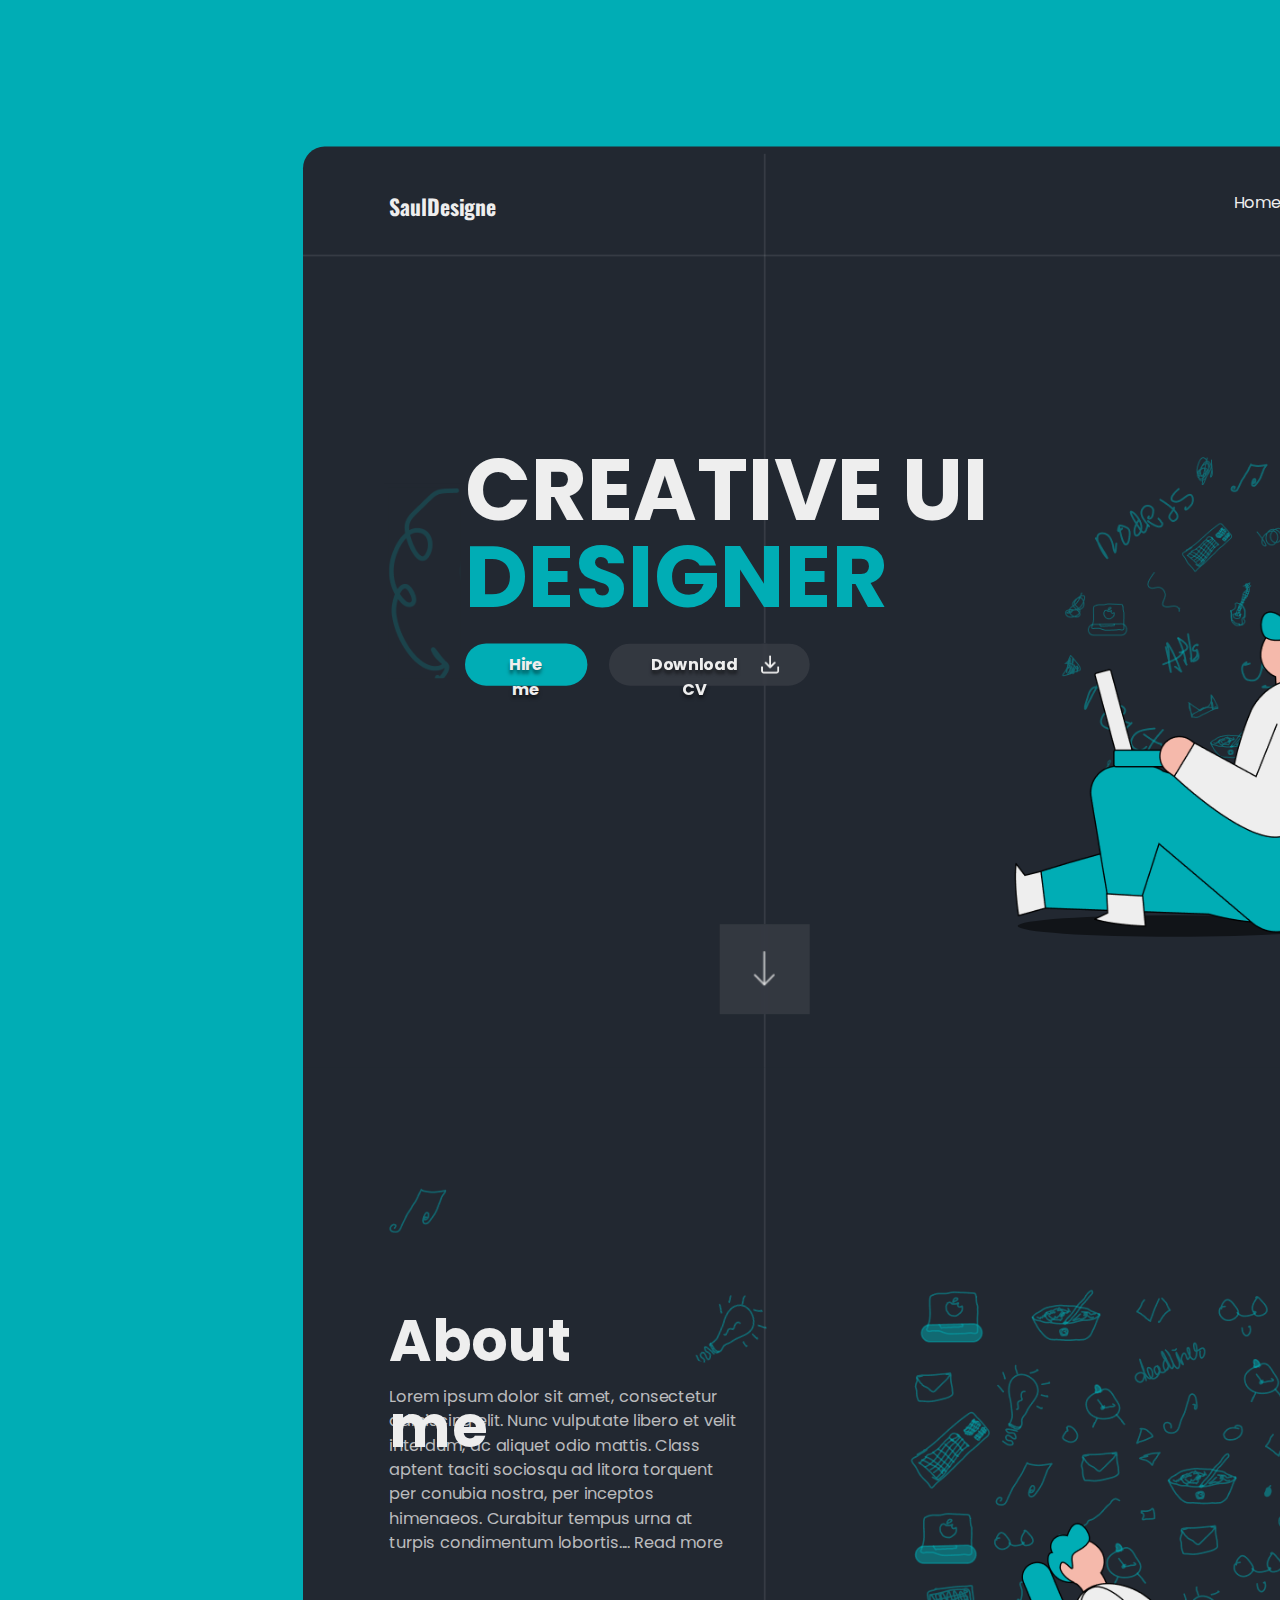
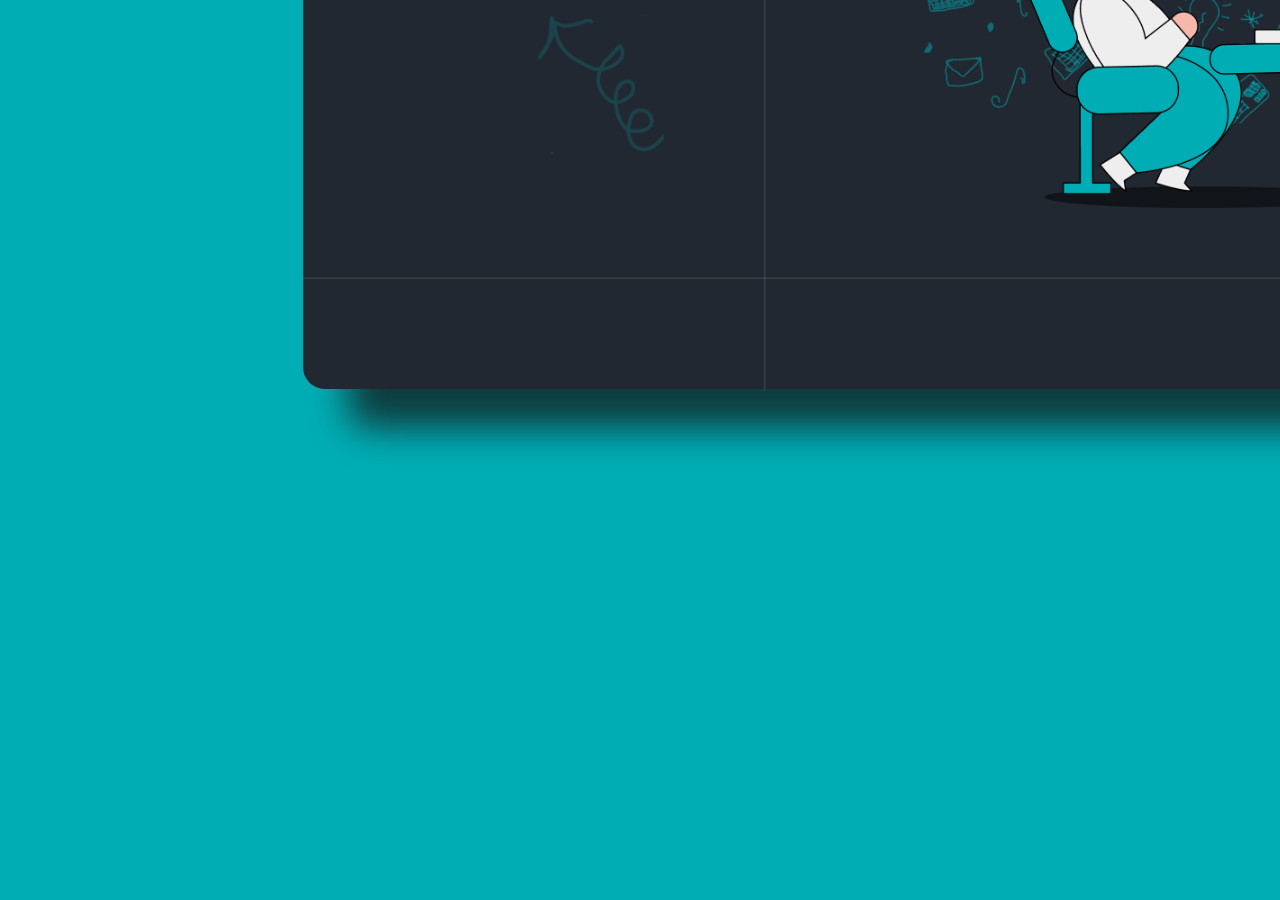
<file: index.html>
<!DOCTYPE html>
<html lang="en">
	<head>
		<meta charset="UTF-8" />
		<meta http-equiv="X-UA-Compatible" content="IE=edge" />
		<meta name="viewport" content="width=device-width, initial-scale=1.0" />
		<title>My card</title>
		<link rel="stylesheet" href="style.css" />
		<link rel="preconnect" href="https://fonts.googleapis.com" />
		<link rel="preconnect" href="https://fonts.gstatic.com" crossorigin />
		<link
			href="https://fonts.googleapis.com/css2?family=Oswald:wght@300;400;700&display=swap"
			rel="stylesheet" />
		<link
			href="https://fonts.googleapis.com/css2?family=Oswald:wght@300;400;700&family=Poppins&display=swap"
			rel="stylesheet" />
	</head>
	<body>
		<div class="body-firstpage">
			<div class="homepage">
				<div class="page-name">
					<a href="index.html" class="page-name__text"
						>SaulDesigne
					</a>
				</div>
				<div class="navigation-bar">
					<a class="navigation-bar__home" href="index.html">Home</a>
					<a class="navigation-bar__aboutme" href="#aboutme"
						>About Me</a
					>
					<a
						class="navigation-bar__contact"
						href="secondpage.html#contact"
						>Contact</a
					>
				</div>
				<div class="line">
					<div>
						<hr class="line__x" />
						<hr class="line__y" />
					</div>
					<form action="#aboutme">
						<button class="bottom-content">
							<div class="botton-button__picture"></div>
						</button>
					</form>
				</div>
				<div class="center">
					<div class:="center-a1">
					<span class="center-a2">CREATIVE UI</span>
					<span class="center-a3"> DESIGNER</span>
					<div class="center-content">
						<form action="index.html">
							<button class="center-content-button-hereme">
								<div class="center-content-button-hereme__text">
									Hire me
								</div>
							</button>
						</form>
						<form action="index.html">
							<button class="center-content-button-download">
								<div
									class="center-content-button-download__text">
									Download CV
								</div>
								<div class="download__logo"></div>
							</button>
						</form>
					</div>
				</div>
				<div class="vector-center">
					<div class="vector-center__image"></div>
				</div>
				<div class="left-content-img">
					<div class="elipse-left-content-homepage"></div>
					<div class="left-content__picture"></div>
					<div class="left-content__man"></div>
				</div>
			</div>
			<div class="aboutmepage">
				<div>
					<hr class="line__x-aboutme" />
					<hr class="line__y-aboutme" />
				</div>
				<div class="aboutme-container">
					<div class="title__aboutme">About me</div>
					<a name="aboutme"></a>
					<div class="paragraph-container">
						<span class="paragraph__aboutme"
							>Lorem ipsum dolor sit amet, consectetur adipiscing
							elit. Nunc vulputate libero et velit interdum, ac
							aliquet odio mattis. Class aptent taciti sociosqu ad
							litora torquent per conubia nostra, per inceptos
							himenaeos. Curabitur tempus urna at turpis
							condimentum lobortis.... Read more</span
						>
					</div>
					<div class="arrow-aboutme">
						<div class="arrow-aboutme__image"></div>
					</div>
					<div class="music-aboutme">
						<div class="music-aboutme__image"></div>
					</div>
					<div class="lamp-aboutme">
						<div class="lamp-aboutme__image"></div>
					</div>
				</div>
				<div class="left-images">
					<div class="elipse__aboutme"></div>
					<div class="left-img__elements"></div>
					<div class="left-img__man-aboutme"></div>
				</div>
			</div>
		</div>
	</body>
</html>
</file>
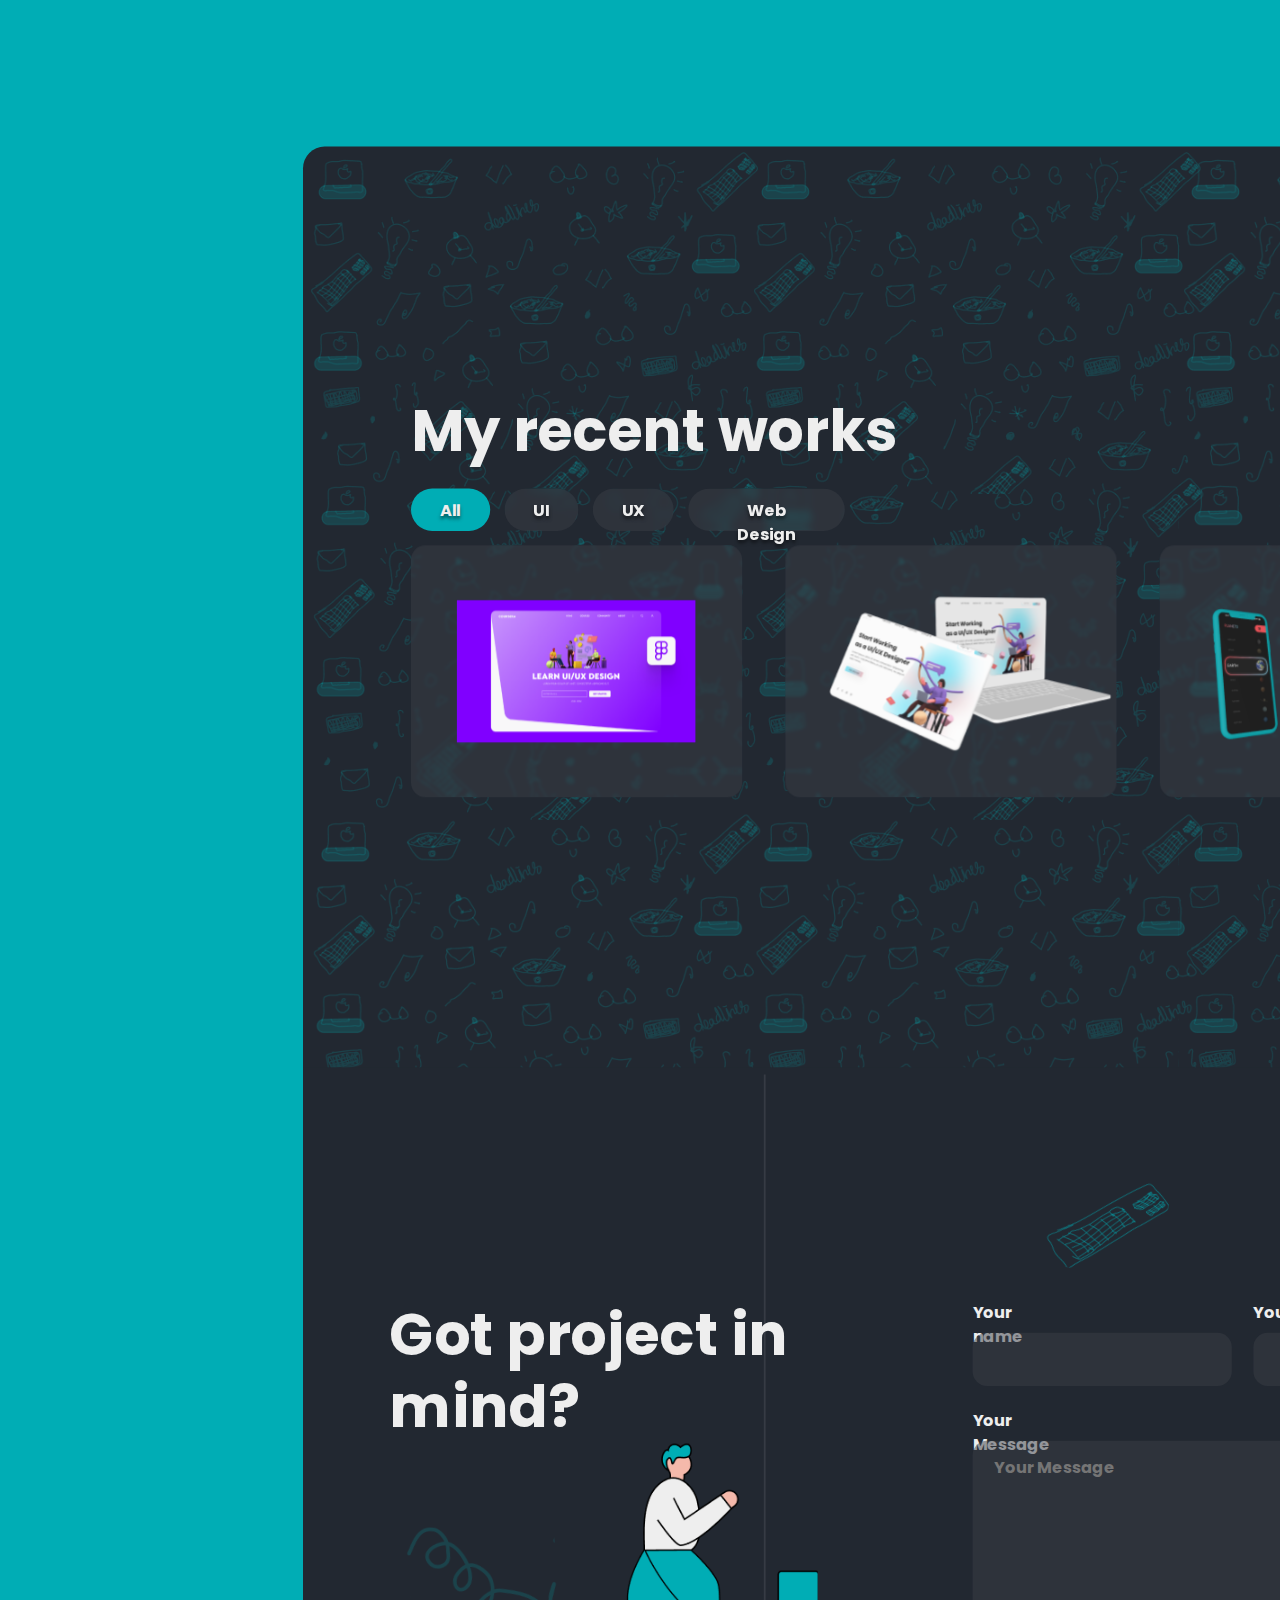
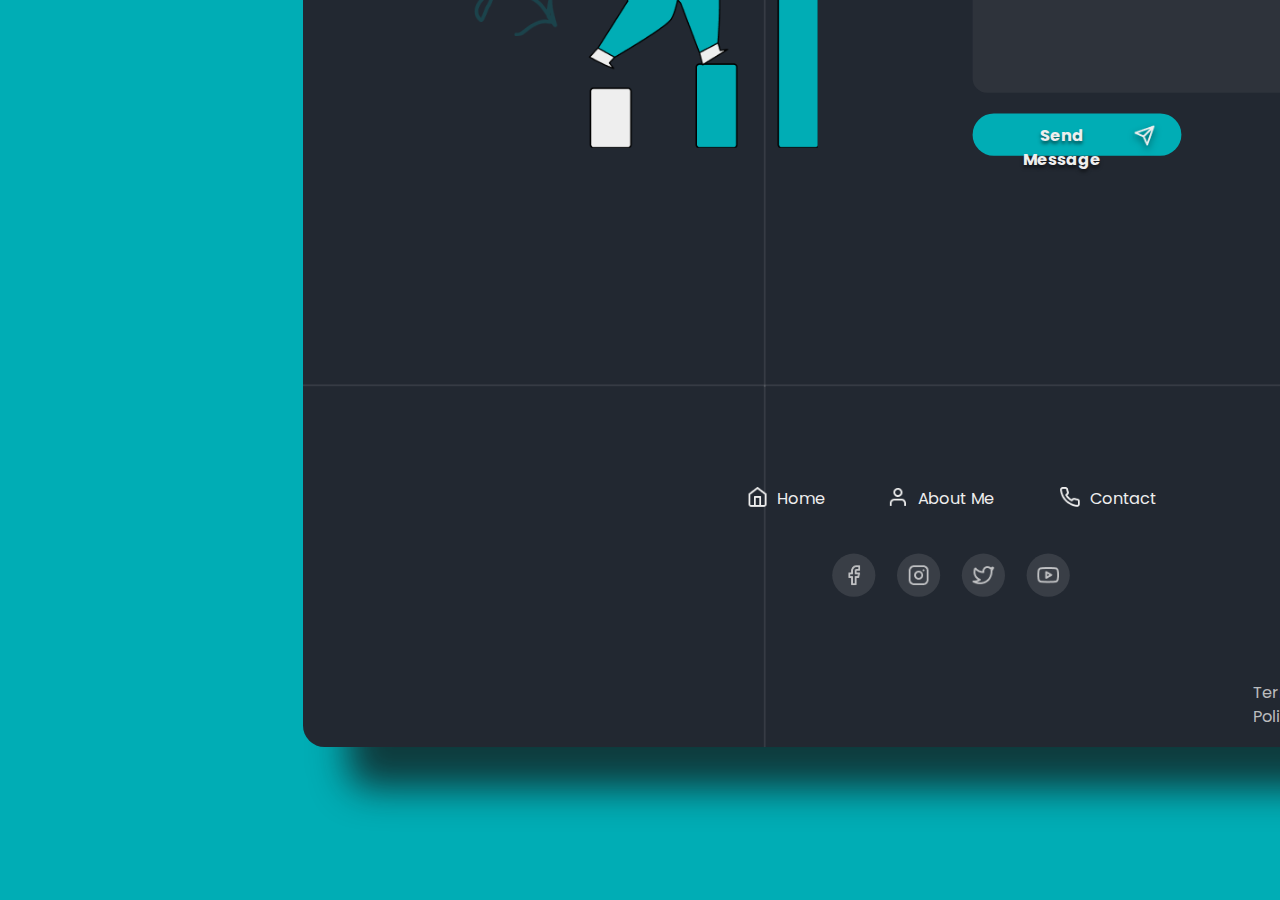
<file: secondpage.html>
<!DOCTYPE html>
<html lang="en">
	<head>
		<meta charset="UTF-8" />
		<meta http-equiv="X-UA-Compatible" content="IE=edge" />
		<meta name="viewport" content="width=device-width, initial-scale=1.0" />
		<title>My card</title>
		<link rel="stylesheet" href="style.css" />
		<link rel="preconnect" href="https://fonts.googleapis.com" />
		<link rel="preconnect" href="https://fonts.gstatic.com" crossorigin />
		<link
			href="https://fonts.googleapis.com/css2?family=Oswald:wght@300;400;700&display=swap"
			rel="stylesheet" />
		<link
			href="https://fonts.googleapis.com/css2?family=Oswald:wght@300;400;700&family=Poppins&display=swap"
			rel="stylesheet" />
	</head>
	<body>
		<div class="body-secondpage">
			<div class="projectpage">
				<div class="background-projectpage">
					<div class="background-projectpage__img6"></div>
					<div class="background-projectpage__img5"></div>
					<div class="background-projectpage__img4"></div>
					<div class="background-projectpage__img9"></div>
					<div class="background-projectpage__img8"></div>
					<div class="background-projectpage__img7"></div>
					<div class="background-projectpage__img3"></div>
					<div class="background-projectpage__img2"></div>
					<div class="background-projectpage__img1"></div>
				</div>
				<div class="projectpage-content">
					<div class="title-projectpage-content">
						<div class="projectpage-content__title">
							My recent works
						</div>
						<div class="title-projectpage-content-buttons">
							<form action="#">
								<button class="button-all-form">
									<div class="button-all__content">All</div>
								</button>
							</form>
							<form action="#">
								<button class="button-ui-form">
									<div class="button-ui__content">UI</div>
								</button>
							</form>
							<form action="#">
								<button class="button-ux-form">
									<div class="button-ux__content">UX</div>
								</button>
							</form>
							<form action="#">
								<button class="button-webdesigne-form">
									<div class="button-webdesigne__content">
										Web Design
									</div>
								</button>
							</form>
						</div>
						<div class="recent-works">
							<div class="first-work">
								<div class="first-work__img"></div>
							</div>
							<div class="second-work">
								<div class="second-work__img"></div>
							</div>
							<div class="third-work">
								<div class="third-work__img"></div>
							</div>
						</div>
					</div>
				</div>
			</div>
			<div class="contactpage">
				<hr class="line__x-contactpage" />
				<hr class="line__y-contactpage" />
				<div class="title-contactpage">
					<p class="title-contactpage__text">Got project in mind?</p>
				</div>
				<div class="main-img-contactpage">
					<div class="main-img__content"></div>
				</div>
				<div class="arrow-img-contactpage"></div>
				<div class="keyboard-img-contactpage"></div>
				<div class="mail-img-contactpage"></div>
				<form class="message">
					<div class="input-message">
						<div class="user-data">
							<div class="name-container">
								<div class="name-names-container">
									Your name
								</div>
								<span class="name-in-input">
									<input type="name" class="input-name" />
								</span>
							</div>
							<div class="email-container">
								<div class="name-emails-container">
									Your Email
								</div>
								<span class="name-in-input">
									<input type="email" class="input-email" />
								</span>
							</div>
						</div>
						<div class="message-container">
							<div class="name-message-container">
								Your Message
							</div>
							<span class="message__bacground">
								<textarea
									placeholder="Your Message"
									class="input-message"></textarea>
							</span>
						</div>
					</div>
					<button class="button-send-message-contactpage">
						<div class="button__text-contactpage-sendmessage">
							Send Message
						</div>
						<div class="button-img"></div>
					</button>
				</form>
			</div>
			<div class="footerpage">
				<hr class="line__y-footerpage" />
				<div class="right-bottom-text">
					<div class="right-bottom-text__item">
						Terms of Service - Privacy Policy
					</div>
				</div>
				<div class="social">
					<a href="https://facebook.com" class="facebook">
						<div class="facebook__image"></div>
					</a>
					<a href="https://instagram.com" class="instagram">
						<div class="instagram__image"></div>
					</a>
					<a href="https://twitter.com" class="twitter">
						<div class="twitter__image"></div>
					</a>
					<a href="https://youtube.com" class="youtube">
						<div class="youtube__image"></div>
					</a>
				</div>
				<div class="navigation-footer">
					<a href="index.html" class="nav-home nav">
						<div class="home__img img"></div>
						<p class="footer__text">Home</p>
					</a>
					<a href="index.html#aboutme" class="nav-aboutme nav">
						<div class="aboutme__img img"></div>
						<p class="footer__text">About Me</p>
					</a>
					<a href="#contact" class="nav-contact nav">
						<div id="contact" class="contact__img img"></div>
						<p class="footer__text">Contact</p>
					</a>
				</div>
			</div>
		</div>
	</body>
</html>
</file>
<file: style.css>
html {
	box-sizing: border-box;
	font-size: 16px;
}

*,
*:before,
*:after {
	box-sizing: inherit;
}

body,
h1,
h2,
h3,
h4,
h5,
h6,
p,
ol,
ul {
	margin: 0;
	padding: 0;
	font-weight: normal;
}
button,
button:active,
button:focus {
	border: none;
}

ol,
ul {
	list-style: none;
}

hr {
	box-sizing: content-box;
	height: 0;
	overflow: visible;
}

img {
	max-width: 100%;
	height: auto;
}

body {
	transform: scale(0.9);
	background-color: #00adb5;
	width: 1740px;
	height: 2500px;
	position: relative;
}

.body-firstpage {
	position: relative;
	top: 24px;
	left: 240px;
	width: 1440px;
	height: 2040px;
	box-shadow: 50px 50px 40px #131111b9;
	border-radius: 24px 24px 24px 24px;
}
.body-secondpage {
	position: relative;
	top: 24px;
	left: 240px;
	width: 1440px;
	height: 2440px;
	box-shadow: 50px 50px 40px #131111b9;
	border-radius: 24px 24px 24px 24px;
}

.homepage {
	position: absolute;
	width: 1440px;
	height: 1024px;
	background-color: #222831;
	border-radius: 24px 24px 0px 0px;
}

.page-name__text {
	text-decoration: none;
	display: flex;
	flex-direction: row;
	align-items: flex-start;
	gap: 10px;
	position: absolute;
	width: 301px;
	height: 132px;
	left: 0px;
	top: 0px;
	padding: 48px 96px;
	color: #eeeeee;
	font-family: oswald;
	font-weight: 700;
	font-size: 24px;
	line-height: 36px;
}

.navigation-bar {
	display: flex;
	flex-direction: row;
	align-items: flex-start;
	padding: 48px 96px;
	gap: 48px;
	position: absolute;
	width: 502px;
	height: 123px;
	left: 938px;
	top: 0px;
}

.navigation-bar__home,
.navigation-bar__aboutme,
.navigation-bar__contact {
	font-family: "Poppins";
	font-style: normal;
	font-weight: 400;
	font-size: 18px;
	line-height: 27px;
	color: #eeeeee;
	text-decoration: none;
}

.line__x {
	position: absolute;
	width: 1440px;
	height: 0px;
	left: 0px;
	top: 112px;
	border: 0.5px solid;
	border-color: rgba(238, 238, 238, 0.1);
}

.line__y {
	position: absolute;
	width: 1024px;
	height: 0px;
	top: 512px;
	border: 0.5px solid rgba(238, 238, 238, 0.1);
	transform: rotate(90deg);
}

.elipse-left-content-homepage {
	position: absolute;
	border-radius: 90%;
	width: 348px;
	height: 24px;
	left: 614px;
	top: 520px;
	background: rgba(0, 0, 0, 0.5);
}

.left-content__man {
	background-image: url(images/a-homepage/man.png);
	position: absolute;
	width: 400px;
	height: 472.65px;
	left: 610px;
	top: 160px;
}

.left-content__picture {
	background-image: url(images/a-homepage/vectorleftlogo.png);
	position: absolute;
	width: 514px;
	height: 514px;
	left: 642px;
	top: -25px;
}

.vector-center__image {
	background-image: url(images/a-homepage/vectorcenter.png);
	flex: none;
	position: absolute;
	width: 89.96px;
	height: 221.69px;
	left: -90px;
	top: 40px;
	border: 5px solid #222831;
	/*transform: matrix(0.5, 0.5, 0.5, 0.5, 0.5, 0.5);*/
	opacity: 1;
}

.center {
	display: flex;
	flex-direction: column;
	align-items: flex-start;
	padding: 0px;
	gap: 48px;
	position: absolute;
	width: 586px;
	height: 287px;
	left: 180px;
	top: 334px;
}

.center-a2 {
	width: 586px;
	flex: none;
	height: 192px;
	font-family: "Poppins";
	font-style: normal;
	font-weight: 700;
	font-size: 96px;
	line-height: 96px;
	color: #eeeeee;
	order: 0;
	flex-grow: 0;
	opacity: 1;
}

.center-a3 {
	width: 586px;
	height: 192px;
	font-family: "Poppins";
	font-style: normal;
	font-weight: 700;
	font-size: 96px;
	line-height: 96px;
	color: rgba(0, 173, 181, 1);
	flex: none;
	order: 0;
	flex-grow: 0;
}

.center-content {
	display: flex;
	flex-direction: row;
	align-items: center;
	padding: 0px;
	gap: 24px;
	width: 383px;
	height: 47px;
	flex: none;
	order: 1;
	flex-grow: 0;
	padding-top: 49px;
}

.center-content-button-hereme {
	display: flex;
	flex-direction: row;
	align-items: flex-start;
	padding: 10px 32px;
	gap: 10px;
	width: 136px;
	height: 47px;
	background: #00adb5;
	border-radius: 24px;
	flex: none;
	order: 0;
	flex-grow: 0;
	border: none;
}

.center-content-button-hereme__text {
	width: 72px;
	height: 27px;
	font-family: "Poppins";
	font-style: normal;
	font-weight: 700;
	font-size: 18px;
	line-height: 27px;
	color: #eeeeee;
	text-shadow: 0px 4px 4px rgba(0, 0, 0, 0.5);
	flex: none;
	order: 0;
	flex-grow: 0;
}

.center-content-button-download {
	display: flex;
	flex-direction: row;
	align-items: center;
	padding: 10px 32px;
	gap: 10px;
	width: 223px;
	height: 47px;
	background: rgba(57, 62, 70, 0.75);
	backdrop-filter: blur(2px);
	border-radius: 24px;
	flex: none;
	order: 1;
	flex-grow: 0;
	border: none;
}

.center-content-button-download__text {
	width: 125px;
	height: 27px;
	font-family: "Poppins";
	font-style: normal;
	font-weight: 700;
	font-size: 18px;
	line-height: 27px;
	color: #eeeeee;
	text-shadow: 0px 4px 4px rgba(0, 0, 0, 0.5);
	flex: none;
	order: 0;
	flex-grow: 0;
}

.bottom-content {
	position: absolute;
	width: 100px;
	height: 100px;
	left: 463px;
	top: 864px;
	border: none;
	background: rgba(57, 62, 70, 0.75);
	backdrop-filter: blur(4px);
}

.botton-button__picture {
	background-image: url(images/a-homepage/arrow.png);
	position: absolute;
	width: 23px;
	height: 38px;
	left: 38px;
	top: 30px;
}

.download__logo {
	background-image: url(images/a-homepage/download.png);
	width: 24px;
	height: 24px;
	flex: none;
	order: 1;
	flex-grow: 0;
}

.aboutmepage {
	position: absolute;
	top: 1023px;
	width: 1440px;
	height: 1024px;
	background-color: #222831;
	border-radius: 0px 0px 24px 24px;
}

.line__x-aboutme {
	position: absolute;
	width: 1440px;
	height: 0px;
	left: 0px;
	top: 892px;
	border: 1px solid rgba(238, 238, 238, 0.1);
}

.line__y-aboutme {
	position: absolute;
	width: 1024px;
	height: 0px;
	top: 504px;
	border: 0.5px solid rgba(238, 238, 238, 0.1);
	transform: rotate(90deg);
}

.title__aboutme {
	position: absolute;
	width: 322px;
	height: 96px;
	left: 96px;
	top: 256px;

	font-family: "Poppins";
	font-style: normal;
	font-weight: 700;
	font-size: 64px;
	line-height: 96px;
	color: #eeeeee;
}

.paragraph-container {
	width: 390px;
	height: 190px;
	left: 96px;
	top: 352px;
}

.paragraph__aboutme {
	position: absolute;
	width: 389px;
	height: 189px;
	left: 96px;
	top: 352px;
	font-family: "Poppins";
	font-style: normal;
	font-weight: 400;
	font-size: 18px;
	line-height: 27px;
	color: rgba(238, 238, 238, 0.75);
}

.arrow-aboutme__image {
	background-image: url(images/aboutme/strelka.png);
	position: absolute;
	width: 140.72px;
	height: 154.1px;
	left: 260.23px;
	top: 608.93px;
	border: 0px solid rgba(0, 173, 181, 0.2);
}

.left-img__elements {
	background-image: url(images/aboutme/img__elements.png);
	position: absolute;
	width: 665.33px;
	height: 499px;
	left: 664px;
	top: 230px;
}

.left-img__man-aboutme {
	background-image: url(images/aboutme/man_aboutme.png);
	position: absolute;
	width: 412.68px;
	height: 353.14px;
	left: 772px;
	top: 454.3px;
}

.elipse__aboutme {
	position: absolute;
	border-radius: 90%;
	width: 348px;
	height: 24px;
	left: 824px;
	top: 799px;
	background: rgba(0, 0, 0, 0.5);
}

.music-aboutme {
	background-image: url(images/aboutme/music.png);
	position: absolute;
	width: 62.54px;
	height: 48.57px;
	left: 96px;
	top: 135px;
	border: 0px solid rgba(0, 173, 181, 0.5);
}

.lamp-aboutme__image {
	background-image: url(images/aboutme/lamp.png);
	position: absolute;
	width: 77.33px;
	height: 88.16px;
	left: 439.23px;
	top: 247.14px;
	transform: rotate(14.82deg);
}

.projectpage {
	position: absolute;
	width: 1440px;
	height: 1024px;
	top: 0px;
	background-color: #222831;
	border-radius: 24px 24px 0px 0px;
}
.background-projectpage {
	position: relative;
	width: 1440px;
}

.background-projectpage__img1 {
	background-image: url(images/projectspage/1.png);
	position: absolute;
	width: 514.67px;
	height: 386px;
	opacity: 1;
}

.background-projectpage__img2 {
	background-image: url(images/projectspage/2.png);
	position: absolute;
	width: 514.67px;
	height: 386px;
	left: 3px;
	top: 362px;
	opacity: 1;
}

.background-projectpage__img3 {
	background-image: url(images/projectspage/3.png);
	position: absolute;
	width: 514.67px;
	height: 386px;
	left: 3px;
	top: 736px;
	opacity: 1;
}

.background-projectpage__img4 {
	background-image: url(images/projectspage/4.png);
	position: absolute;
	width: 514.67px;
	height: 386px;
	left: 492px;
	top: 0px;
	opacity: 1;
}

.background-projectpage__img5 {
	background-image: url(images/projectspage/5.png);
	position: absolute;
	width: 514.67px;
	height: 386px;
	left: 495px;
	top: 362px;
	opacity: 1;
}

.background-projectpage__img6 {
	background-image: url(images/projectspage/6.png);
	position: absolute;
	width: 514.67px;
	height: 386px;
	left: 495px;
	top: 736px;
	opacity: 1;
}

.background-projectpage__img7 {
	background-image: url(images/projectspage/7.png);
	position: absolute;
	width: 470.67px;
	height: 386px;
	left: 970px;
	top: 0px;
	opacity: 1;
}

.background-projectpage__img8 {
	background-image: url(images/projectspage/8.png);
	position: absolute;
	width: 470.67px;
	height: 386px;
	left: 973px;
	top: 362px;
	opacity: 1;
}

.background-projectpage__img9 {
	background-image: url(images/projectspage/9.png);
	position: absolute;
	width: 470.67px;
	height: 386px;
	left: 973px;
	top: 736px;
	opacity: 100%;
}

.projectpage-content {
	display: flex;
	flex-direction: column;
	align-items: flex-start;
	padding: 0px;
	gap: 48px;
	position: absolute;
	width: 1200px;
	height: 487px;
	left: 120px;
	top: 268px;
}

.title-projectpage-content {
	display: flex;
	flex-direction: column;
	align-items: flex-start;
	padding: 0px;
	gap: 16px;
	width: 540px;
	height: 159px;
	flex: none;
	order: 0;
	flex-grow: 0;
}

.projectpage-content__title {
	width: 540px;
	height: 96px;
	font-family: "Poppins";
	font-style: normal;
	font-weight: 700;
	font-size: 64px;
	line-height: 96px;
	color: #eeeeee;
	flex: none;
	order: 0;
	flex-grow: 0;
}

.recent-works {
	display: flex;
	flex-direction: row;
	align-items: center;
	padding: 0px;
	gap: 48px;
	width: 1200px;
	height: 280px;
	flex: none;
	order: 1;
	flex-grow: 0;
}

.first-work {
	width: 368px;
	height: 280px;
	background: rgba(57, 62, 70, 0.5);
	backdrop-filter: blur(2px);
	border-radius: 16px;
	flex: none;
	order: 0;
	flex-grow: 0;
}

.second-work {
	width: 368px;
	height: 280px;
	background: rgba(57, 62, 70, 0.5);
	backdrop-filter: blur(2px);
	border-radius: 16px;
	flex: none;
	order: 1;
	flex-grow: 0;
}

.third-work {
	width: 368px;
	height: 280px;
	background: rgba(57, 62, 70, 0.5);
	backdrop-filter: blur(2px);
	border-radius: 16px;
	flex: none;
	order: 2;
	flex-grow: 0;
}

.first-work__img {
	background: url(images/projectspage/firstimg.png);
	position: absolute;
	width: 265px;
	height: 158px;
	left: 51px;
	top: 61px;
}

.second-work__img {
	background: url(images/projectspage/secondimg.png);
	position: absolute;
	width: 368px;
	height: 181px;
	left: 0px;
	top: 49px;
}

.third-work__img {
	background-image: url(images/projectspage/thirdimg.png);
	position: absolute;
	width: 359px;
	height: 170.67px;
	left: 0px;
	top: 55px;
}

.title-projectpage-content-buttons {
	display: flex;
	flex-direction: row;
	align-items: flex-end;
	padding: 0px;
	gap: 16px;
	width: 482px;
	height: 47px;
	flex: none;
	order: 1;
	/*image.pngflex-grow: 0;*/
}

.button-all-form {
	display: flex;
	flex-direction: row;
	align-items: flex-start;
	padding: 10px 32px;
	gap: 10px;
	width: 88px;
	height: 47px;
	background: #00adb5;
	border-radius: 24px;
	flex: none;
	order: 0;
	flex-grow: 0;
}

.button-all__content {
	width: 24px;
	height: 27px;
	font-family: "Poppins";
	font-style: normal;
	font-weight: 700;
	font-size: 18px;
	line-height: 27px;
	color: #eeeeee;
	text-shadow: 0px 4px 4px rgba(0, 0, 0, 0.5);
	flex: none;
	order: 0;
	flex-grow: 0;
}
.button-ui-form {
	display: flex;
	flex-direction: row;
	align-items: flex-start;
	padding: 10px 32px;
	gap: 10px;
	width: 82px;
	height: 47px;
	background: rgba(57, 62, 70, 0.5);
	backdrop-filter: blur(4px);
	border-radius: 24px;
	flex: none;
	order: 1;
	flex-grow: 0;
	border: none;
}
.button-ui__content {
	width: 18px;
	height: 27px;
	font-family: "Poppins";
	font-style: normal;
	font-weight: 700;
	font-size: 18px;
	line-height: 27px;
	color: #eeeeee;
	text-shadow: 0px 4px 4px rgba(0, 0, 0, 0.5);
	flex: none;
	order: 0;
	flex-grow: 0;
}

.button-ux-form {
	border: none;
	display: flex;
	flex-direction: row;
	align-items: flex-start;
	padding: 10px 32px;
	gap: 10px;
	width: 90px;
	height: 47px;
	background: rgba(57, 62, 70, 0.5);
	backdrop-filter: blur(4px);
	border-radius: 24px;
	flex: none;
	order: 2;
	flex-grow: 0;
}
.button-ux__content {
	width: 26px;
	height: 27px;
	font-family: "Poppins";
	font-style: normal;
	font-weight: 700;
	font-size: 18px;
	line-height: 27px;
	color: #eeeeee;
	text-shadow: 0px 4px 4px rgba(0, 0, 0, 0.5);
	flex: none;
	order: 0;
	flex-grow: 0;
}

.button-webdesigne-form {
	border: none;
	display: flex;
	flex-direction: row;
	align-items: flex-start;
	padding: 10px 32px;
	gap: 10px;
	width: 174px;
	height: 47px;
	background: rgba(57, 62, 70, 0.5);
	backdrop-filter: blur(4px);
	border-radius: 24px;
	flex: none;
	order: 3;
	flex-grow: 0;
}
.button-webdesigne__content {
	width: 110px;
	height: 27px;
	font-family: "Poppins";
	font-style: normal;
	font-weight: 700;
	font-size: 18px;
	line-height: 27px;
	color: #eeeeee;
	text-shadow: 0px 4px 4px rgba(0, 0, 0, 0.5);
	flex: none;
	order: 0;
	flex-grow: 0;
}
.contactpage {
	position: absolute;
	width: 1440px;
	height: 1024px;
	left: 0px;
	top: 1023px;
	background: #222831;
}
.line__x-contactpage {
	position: absolute;
	width: 1440px;
	height: 0px;
	left: 0px;
	top: 1011px;
	border: 1px solid rgba(238, 238, 238, 0.1);
}
.line__y-contactpage {
	position: absolute;
	width: 1024px;
	height: 0px;
	top: 512px;
	border: 0.5px solid rgba(238, 238, 238, 0.1);
	transform: rotate(90deg);
}
.title-contactpage__text {
	position: absolute;
	width: 600px;
	height: 160px;
	left: 96px;
	top: 258px;
	font-family: "Poppins";
	font-style: normal;
	font-weight: 700;
	font-size: 64px;
	line-height: 80px;
	color: #eeeeee;
}
.main-img__content {
	background-image: url(images/contactpage/maincontactpage.png);
	position: absolute;
	width: 255.37px;
	height: 348px;
	left: 317px;
	top: 408px;
}
.arrow-img-contactpage {
	background-image: url(images/contactpage/arrowcontactpage.png);
	position: absolute;
	width: 165px;
	height: 128.89px;
	left: 118px;
	top: 506.36px;
	border: 0px solid rgba(0, 173, 181, 0.2);
	transform: rotate(-5deg);
}
.keyboard-img-contactpage {
	background-image: url(images/contactpage/keyboardcontactpage.png);
	position: absolute;
	width: 139.2px;
	height: 109.49px;
	left: 820px;
	top: 117.56px;
	transform: rotate(7.42deg);
}
.mail-img-contactpage {
	background-image: url(images/contactpage/mailcontactpage.png);
	position: absolute;
	width: 80.23px;
	height: 69.14px;
	left: 1200px;
	top: 812.11px;
	transform: rotate(-1deg);
}
.message {
	display: flex;
	flex-direction: column;
	align-items: flex-start;
	padding: 0px;
	gap: 24px;

	position: absolute;
	width: 600px;
	height: 508px;
	left: 744px;
	top: 258px;
}
.input-message {
	display: flex;
	flex-direction: column;
	align-items: flex-start;
	padding: 0px;
	gap: 24px;
	width: 600px;
	height: 437px;
	flex: none;
	order: 0;
	flex-grow: 0;
}
.user-data {
	display: flex;
	flex-direction: row;
	justify-content: center;
	align-items: flex-start;
	padding: 0px;
	gap: 24px;
	width: 600px;
	height: 96px;
	flex: none;
	order: 0;
	flex-grow: 0;
}
.name-container,
.email-container {
	display: flex;
	flex-direction: column;
	align-items: flex-start;
	padding: 0px;
	gap: 10px;
	width: 288px;
	height: 96px;
	flex: none;
	order: 0;
	flex-grow: 1;
}

.message-container {
	display: flex;
	flex-direction: column;
	align-items: flex-start;
	padding: 0px;
	gap: 10px;
	width: 600px;
	height: 317px;
	flex: none;
	order: 1;
	flex-grow: 0;
}
.name-names-container,
.name-emails-container {
	width: 102px;
	height: 27px;
	font-family: "Poppins";
	font-style: normal;
	font-weight: 700;
	font-size: 18px;
	line-height: 27px;
	color: #eeeeee;
}
.name-message-container {
	width: 131px;
	height: 27px;
	font-family: "Poppins";
	font-style: normal;
	font-weight: 700;
	font-size: 18px;
	line-height: 27px;
	color: #eeeeee;
	flex: none;
	order: 0;
	flex-grow: 0;
}
.message__bacground {
	display: flex;
	flex-direction: row;
	align-items: flex-start;
	padding: 16px 256px 16px 24px;
	gap: 10px;
	width: 600px;
	height: 280px;
	background: rgba(57, 62, 70, 0.5);
	border-radius: 16px;
	flex: none;
	order: 1;
	align-self: stretch;
	flex-grow: 0;
}
.input-name,
.input-email {
	width: 56px;
	height: 27px;
	font-family: "Poppins";
	font-style: normal;
	font-weight: 700;
	font-size: 18px;
	line-height: 27px;
	color: rgba(238, 238, 238, 0.5);
	flex: none;
	order: 0;
	flex-grow: 0;
	width: 240px;
	height: 27px;
	background-color: rgba(57, 62, 70, 0);
	outline: 0;
	border: none;
}
.input-message {
	width: 560px;
	height: 27px;
	font-family: "Poppins";
	font-style: normal;
	font-weight: 700;
	font-size: 18px;
	line-height: 27px;
	color: rgba(238, 238, 238, 0.5);
	flex: none;
	order: 0;
	flex-grow: 0;
	background-color: rgba(57, 62, 70, 0);
	outline: none;
	border: none;
	line-clamp: none;
	word-break: normal;
}
textarea {
	resize: none;
	overflow: hidden;
	word-wrap: hard;
}
.name-in-input {
	display: flex;
	flex-direction: row;
	align-items: flex-start;
	padding: 16px 256px 16px 24px;
	gap: 10px;
	width: 288px;
	height: 59px;
	background: rgba(57, 62, 70, 0.5);
	border-radius: 16px;
	flex: none;
	order: 1;
	align-self: stretch;
	flex-grow: 0;
}
.button-send-message-contactpage {
	position: absolute;
	display: flex;
	flex-direction: row;
	align-items: center;
	padding: 10px 32px;
	gap: 10px;
	width: 232px;
	height: 47px;
	background: #00adb5;
	border-radius: 24px;
	flex: none;
	order: 1;
	flex-grow: 0;
	top: 460px;
}
.button__text-contactpage-sendmessage {
	width: 134px;
	height: 27px;
	font-family: "Poppins";
	font-style: normal;
	font-weight: 700;
	font-size: 18px;
	color: #eeeeee;
	line-height: 27px;
	text-shadow: 0px 4px 4px rgba(0, 0, 0, 0.5);
	flex: none;
	order: 0;
	flex-grow: 0;
}
.button-img {
	background-image: url(images/contactpage/send.png);
	width: 26px;
	height: 24px;
	filter: drop-shadow(0px 4px 4px rgba(0, 0, 0, 0.5));
	flex: none;
	order: 1;
	flex-grow: 0;
}
.right-bottom-text {
	display: flex;
	flex-direction: row;
	align-items: flex-start;
	padding: 48px 96px;
	gap: 10px;
	position: absolute;
	width: 481px;
	height: 123px;
	left: 959px;
	top: 277px;
}
.right-bottom-text__item {
	width: 289px;
	height: 27px;
	font-family: "Poppins";
	font-style: normal;
	font-weight: 400;
	font-size: 18px;
	line-height: 27px;
	color: rgba(238, 238, 238, 0.75);
	flex: none;
	order: 0;
	flex-grow: 0;
}
.line__y-footerpage {
	position: absolute;
	width: 400px;
	height: 0px;
	left: 312px;
	top: 190px;
	border: 1px solid rgba(238, 238, 238, 0.1);
	transform: rotate(90deg);
}

.footerpage {
	position: absolute;
	width: 1440px;
	height: 400px;
	left: 0px;
	top: 2045px;
	background: #222831;
	border-radius: 0px 0px 24px 24px;
}
.social {
	display: flex;
	flex-direction: row;
	align-items: flex-start;
	padding: 0px;
	gap: 24px;
	position: absolute;
	width: 264px;
	height: 48px;
	left: 588px;
	top: 185px;
}
.facebook {
	position: relative;

	width: 48px;
	height: 48px;
	background: #393e46;
	border-radius: 50px;
	flex: none;
	order: 0;
	flex-grow: 0;
}
.instagram {
	position: relative;

	width: 48px;
	height: 48px;
	background: #393e46;
	border-radius: 50px;
	flex: none;
	order: 1;
	flex-grow: 0;
}
.twitter {
	position: relative;

	width: 48px;
	height: 48px;
	background: #393e46;
	border-radius: 50px;
	flex: none;
	order: 2;
	flex-grow: 0;
}
.youtube {
	position: relative;
	width: 48px;
	height: 48px;
	background: #393e46;
	border-radius: 50px;
	flex: none;
	order: 3;
	flex-grow: 0;
}

.facebook__image,
.instagram__image,
.twitter__image,
.youtube__image {
	position: absolute;
	width: 24px;
	height: 24px;
	left: 12px;
	top: 12px;
}
.facebook__image {
	background-image: url(images/social/facebook.png);
}
.instagram__image {
	background-image: url(images/social/instagram.png);
}
.twitter__image {
	background-image: url(images/social/twitter.png);
}
.youtube__image {
	background-image: url(images/social/youtube.png);
}
.navigation-footer {
	display: flex;
	flex-direction: row;
	align-items: flex-start;
	padding: 0px;
	gap: 48px;
	position: absolute;
	width: 475px;
	height: 47px;
	left: 483px;
	top: 100px;
}
.home__img {
	background-image: url(images/footer/home.png);
}
.aboutme__img {
	background-image: url(images/footer/aboutme.png);
}
.contact__img {
	background-image: url(images/footer/contact.png);
}
.img {
	width: 24px;
	height: 24px;
	flex: none;
	order: 0;
	flex-grow: 0;
}
.footer__text {
	width: 89px;
	height: 27px;
	font-family: "Poppins";
	font-style: normal;
	font-weight: 400;
	font-size: 18px;
	line-height: 27px;
	color: #eeeeee;
	flex: none;
	order: 1;
	flex-grow: 0;
}
.nav {
	text-decoration: none;
}
.nav-home {
	display: flex;
	flex-direction: row;
	align-items: flex-start;
	padding: 10px;
	gap: 10px;
	height: 47px;
	flex: none;
	flex-grow: 0;
	order: 0;
	width: 108px;
}
.nav-aboutme {
	display: flex;
	flex-direction: row;
	align-items: flex-start;
	padding: 10px;
	gap: 10px;
	height: 47px;
	flex: none;
	flex-grow: 0;
	order: 1;
	width: 143px;
	left: 156px;
}
.nav-contact {
	display: flex;
	flex-direction: row;
	align-items: flex-start;
	padding: 10px;
	gap: 10px;
	height: 47px;
	flex: none;
	flex-grow: 0;
	order: 2;
	width: 128px;
	left: 347px;
	border: none;
}
</file>
